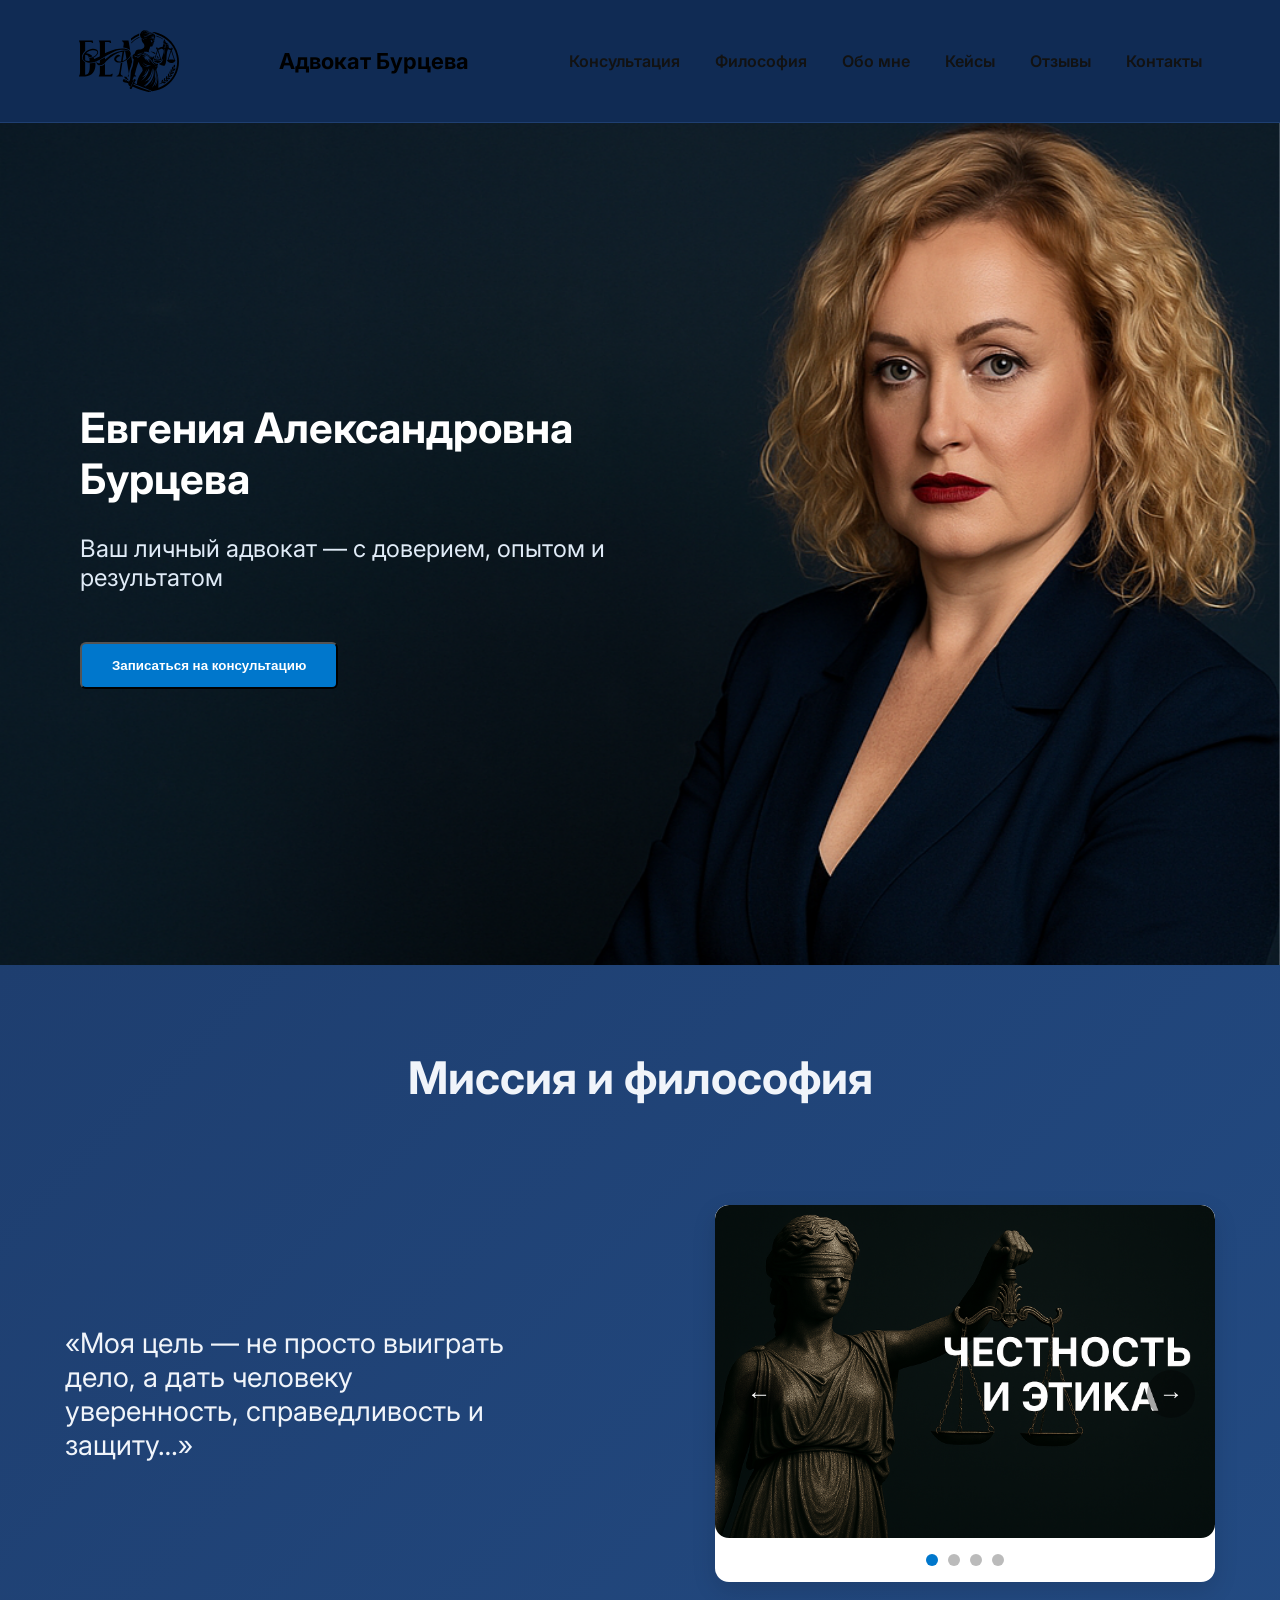
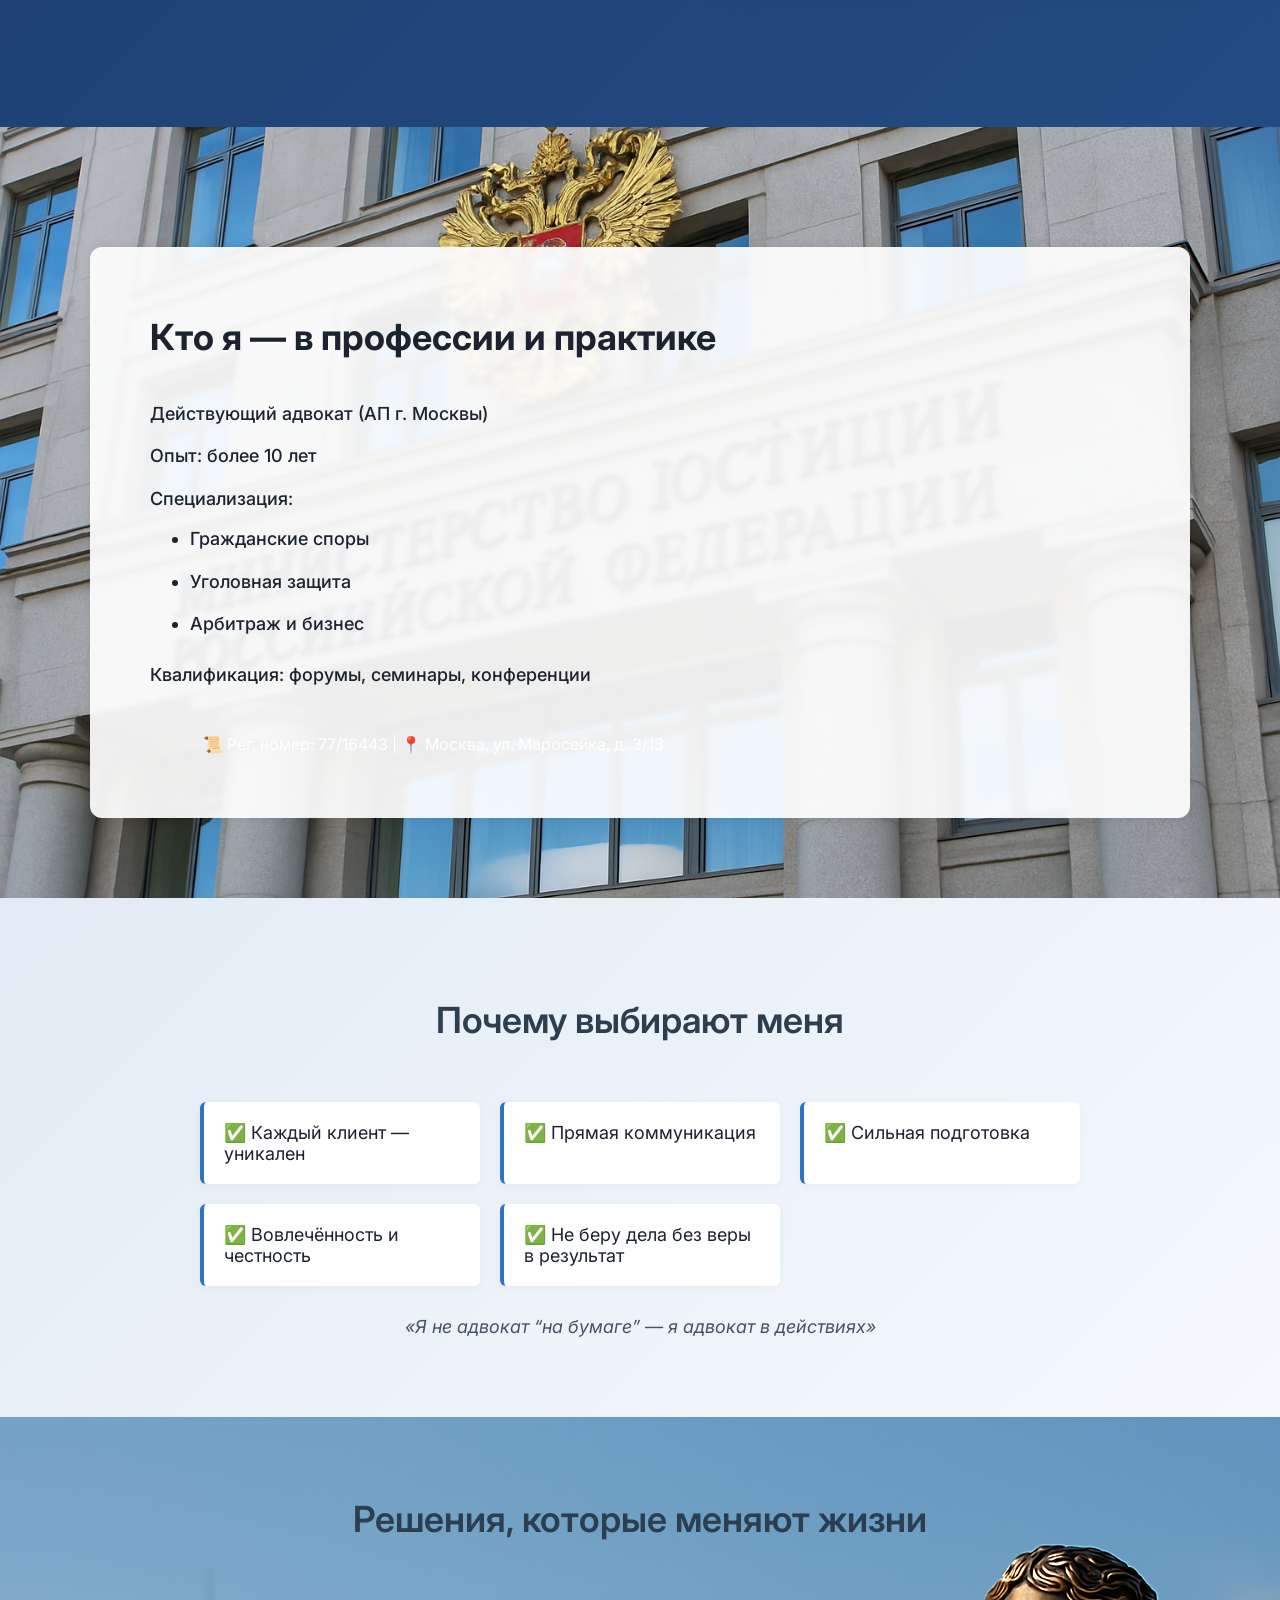
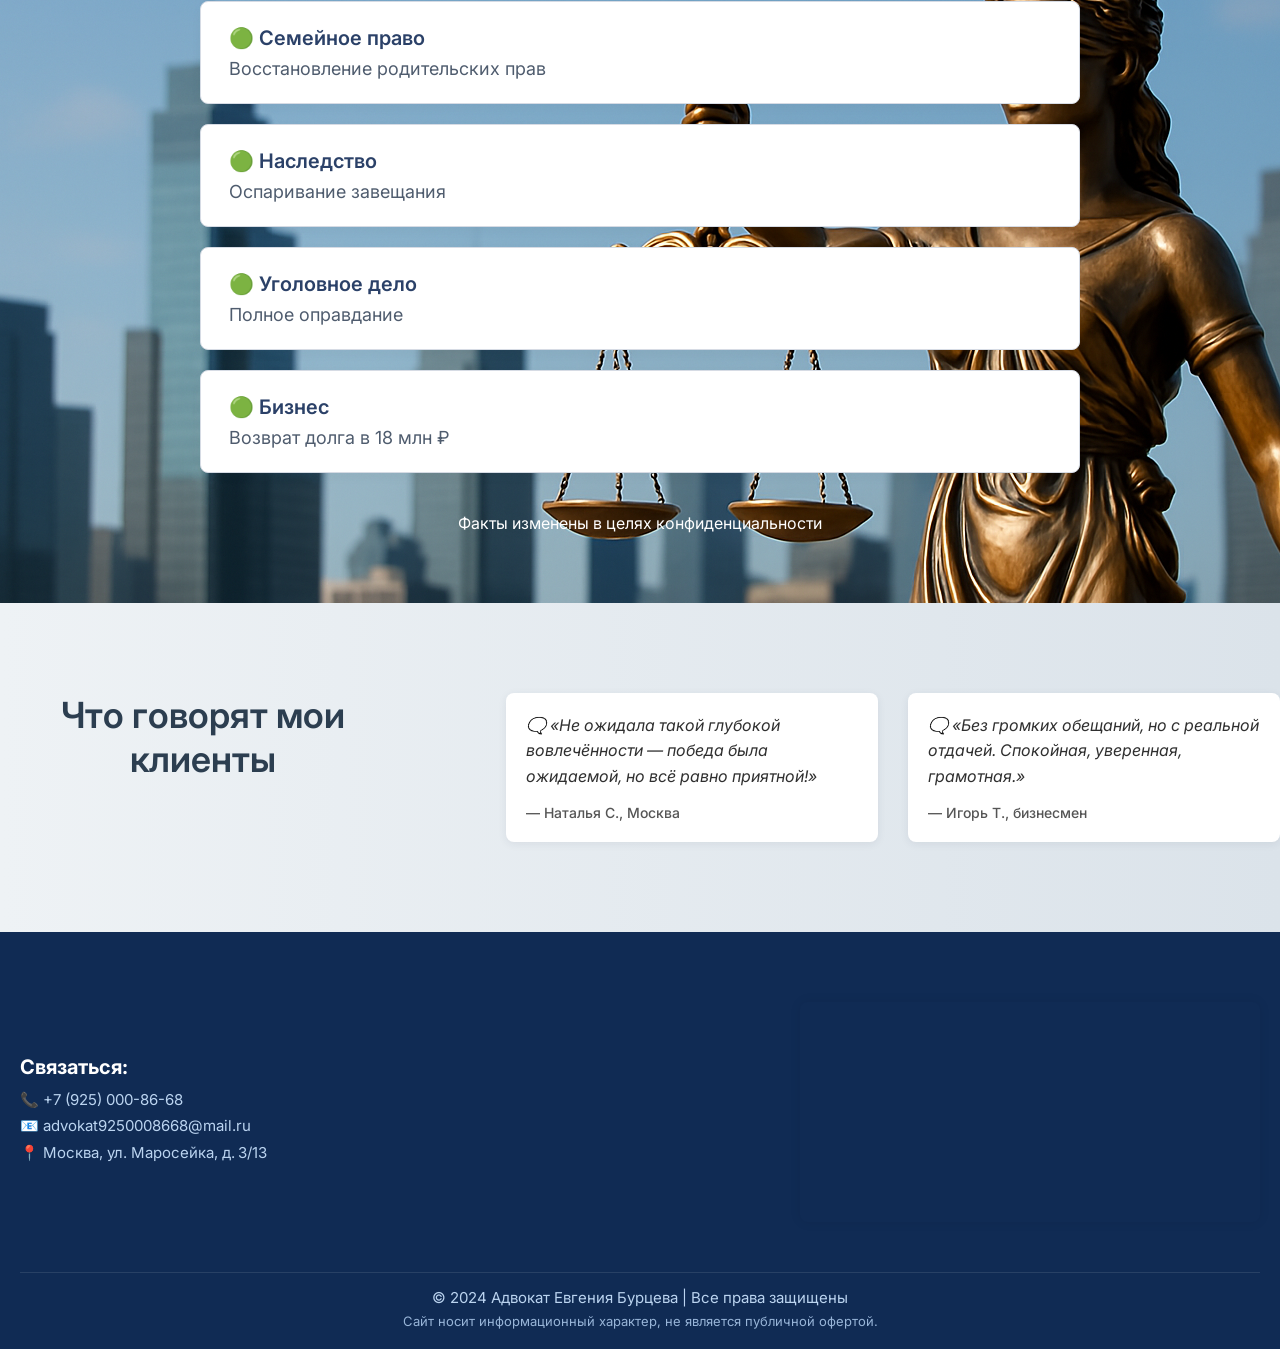
<file: index.html>
<!DOCTYPE html>
<html lang="ru">
<head>
  <meta charset="UTF-8" />
  <meta name="viewport" content="width=device-width, initial-scale=1.0" />
  <title>Адвокат Евгения Бурцева</title>
  <link rel="stylesheet" href="adv.css" />
  <link href="https://fonts.googleapis.com/css2?family=Inter:wght@400;600;700&display=swap" rel="stylesheet" />
</head>
<body>

  <header class="site-header">
    <div class="container">
      <img src="img/logo.svg" class="burts-logo">
      <h1 class="logo">Адвокат Бурцева</h1>
     <div class="nav-toggle" id="navToggle">
  <span class="bar"></span>
  <span class="bar"></span>
  <span class="bar"></span>
</div>

    <nav>
  <ul class="nav-menu" id="navMenu">
    <li><a href="#consul">Консультация</a></li>
    <li><a href="#mission">Философия</a></li>
    <li><a href="#career">Обо мне</a></li>
    <li><a href="#cases">Кейсы</a></li>
    <li><a href="#reviews">Отзывы</a></li>
    <li><a href="#contact">Контакты</a></li>
  </ul>
</nav>

    </div>
  </header>

  <!-- Hero -->
<section class="hero" id="consul">
  <img class="hero-img" src="img/advocat.png" alt="Фон" />
  <div class="container">
    <h2>Евгения Александровна Бурцева</h2>
    <p class="hero-subtitle">Ваш личный адвокат — с доверием, опытом и результатом</p>
    <button class="open-modal">Записаться на консультацию</button>


  </div>
</section>

  <!-- модольное окно -->

    <div class="modal-overlay">
      <div class="modal">
        <h2>Оставьте заявку</h2>
        <p>Заполните форму, и мы свяжемся с вами.</p>

        <div class="menu">
          <h2 class="heading"><span>Contact</span> Us</h2>
          <div class="row">

            <form action="https://api.web3forms.com/submit" method="POST">
              <input type="hidden" name="access_key" value="dea3b3f9-bb2f-4beb-871f-b73b897cc164">

              <span></span>
              <input type="text" name="name" class="box" required placeholder="Enter your name..." autocomplete="off">

              <span></span>
              <input type="email" name="email" class="box" required placeholder="Enter your email..." autocomplete="off">

              <span></span>
              <input type="tel" name="phone" class="box" required placeholder="Your phone number" pattern="^\+?[0-9\s\-]{10,15}$" autocomplete="off">

              <div class="gender">
                <input type="radio" name="gender" id="male" value="male" required>
                <label for="male">Male</label>
                <input type="radio" name="gender" id="female" value="female">
                <label for="female">Female</label>
              </div>

              <div class="modal-buttons">
  <input type="submit" value="Send data" class="btn" name="send">
  <button class="btn close-modal">Close</button>
</div>

            </form>
          </div>
        </div>
      </div>
    </div>

  <!-- Mission -->
  <section id="mission" class="section gradient-bg">
    <div class="conteiner-philosofy">
     <h1>Миссия и философия</h1>
        <div class="doth-conteiner">
 
      <p class=" advokat-philosofy">«Моя цель — не просто выиграть дело, а дать человеку уверенность, справедливость и защиту…»</p>
<div class="values-slider">
  <div class="slider-track">
    <img src="img/femida.png" class="slide" alt="Фемида" />
    <img src="img/adv-dialog.png" class="slide" alt="Диалог" />
    <img src="img/adv-personal.png" class="slide" alt="Персональный подход" />
    <img src="img/adv-vovl.png" class="slide" alt="Вовлечённость" />
  </div>

  <div class="slider-controls">
    <button class="prev">←</button>
    <button class="next">→</button>
  </div>

  <div class="slider-dots"></div>
</div>
</div>

    </div>
  </section>

  <!-- Career -->
<section id="career" class="section career-block">
  <div class="career-container">
    <div class="career-text">
      <h2>Кто я — в профессии и практике</h2>
      <ul>
        <li>Действующий адвокат (АП г. Москвы)</li>
        <li>Опыт: более 10 лет</li>
        <li>Специализация:
          <ul>
            <li>Гражданские споры</li>
            <li>Уголовная защита</li>
            <li>Арбитраж и бизнес</li>
          </ul>
        </li>
        <li>Квалификация: форумы, семинары, конференции</li>
      </ul>
      <p class="note">📜 Рег. номер: 77/16443 | 📍 Москва, ул. Маросейка, д. 3/13</p>
    </div>
  </div>
</section>


  <!-- Benefits -->
<section class="section block-reasons">
  <div class="container-reasons">
    <h2 class="section-title">Почему выбирают меня</h2>
    <div class="reasons-grid">
      <div class="reason-card">✅ Каждый клиент — уникален</div>
      <div class="reason-card">✅ Прямая коммуникация</div>
      <div class="reason-card">✅ Сильная подготовка</div>
      <div class="reason-card">✅ Вовлечённость и честность</div>
      <div class="reason-card">✅ Не беру дела без веры в результат</div>
    </div>
    <p class="quote-strong">«Я не адвокат “на бумаге” — я адвокат в действиях»</p>
  </div>
</section>


  <!-- Cases -->
<section id="cases" class="section block-case-cards">
  <div class="cases-wrapper">
    <h2 class="section-title">Решения, которые меняют жизни</h2>
    
    <div class="case-card">
      <h3>🟢 Семейное право</h3>
      <p>Восстановление родительских прав</p>
    </div>

    <div class="case-card">
      <h3>🟢 Наследство</h3>
      <p>Оспаривание завещания</p>
    </div>

    <div class="case-card">
      <h3>🟢 Уголовное дело</h3>
      <p>Полное оправдание</p>
    </div>

    <div class="case-card">
      <h3>🟢 Бизнес</h3>
      <p>Возврат долга в 18 млн ₽</p>
    </div>

    <p class="note">Факты изменены в целях конфиденциальности</p>
  </div>
</section>



  <!-- Reviews -->
 <section id="reviews" class="section gradient-bg">
  <div class="container">
    <h2 class="section-title">Что говорят мои клиенты</h2>
    <div class="reviews-grid">
      <div class="review-card">
        <p class="review-text">🗨️ «Не ожидала такой глубокой вовлечённости — победа была ожидаемой, но всё равно приятной!»</p>
        <span class="review-author">— Наталья С., Москва</span>
      </div>
      <div class="review-card">
        <p class="review-text">🗨️ «Без громких обещаний, но с реальной отдачей. Спокойная, уверенная, грамотная.»</p>
        <span class="review-author">— Игорь Т., бизнесмен</span>
      </div>
    </div>
  </div>
</section>


  <!-- Contact -->
<section class="site-footer" id="contact">
  <div class="container footer-wrapper">
    <div class="footer-contacts">
      <h3>Связаться:</h3>
      <p>📞 +7 (925) 000-86-68</p>
      <p>📧 advokat9250008668@mail.ru</p>
      <p>📍 Москва, ул. Маросейка, д. 3/13</p>
    </div>
    <div class="footer-map">
      <iframe 
        src="https://www.google.com/maps/embed?pb=!1m18!1m12!1m3!1d2245.0612629248885!2d37.628861276790516!3d55.75743797308598!2m3!1f0!2f0!3f0!3m2!1i1024!2i768!4f13.1!3m3!1m2!1s0x46b54a5ec544e08f%3A0x8f202a482a1e36b0!2z0YPQuy4g0JzQsNGA0L7RgdC10LnQutCwLCAzLzEzLCDQnNC-0YHQutCy0LAsINCg0L7RgdGB0LjRjywgMTAxMDAw!5e0!3m2!1sru!2sby!4v1753483740734!5m2!1sru!2sby"
        width="100%" 
        height="220" 
        frameborder="0">
      </iframe>
    </div>
  </div>
  <div class="footer-bottom">
    <p>&copy; 2024 Адвокат Евгения Бурцева | Все права защищены</p>
    <p class="footer-note">Сайт носит информационный характер, не является публичной офертой.</p>
  </div>
</section>


<script src="adv.js"></script>
</body>
</html>
</file>
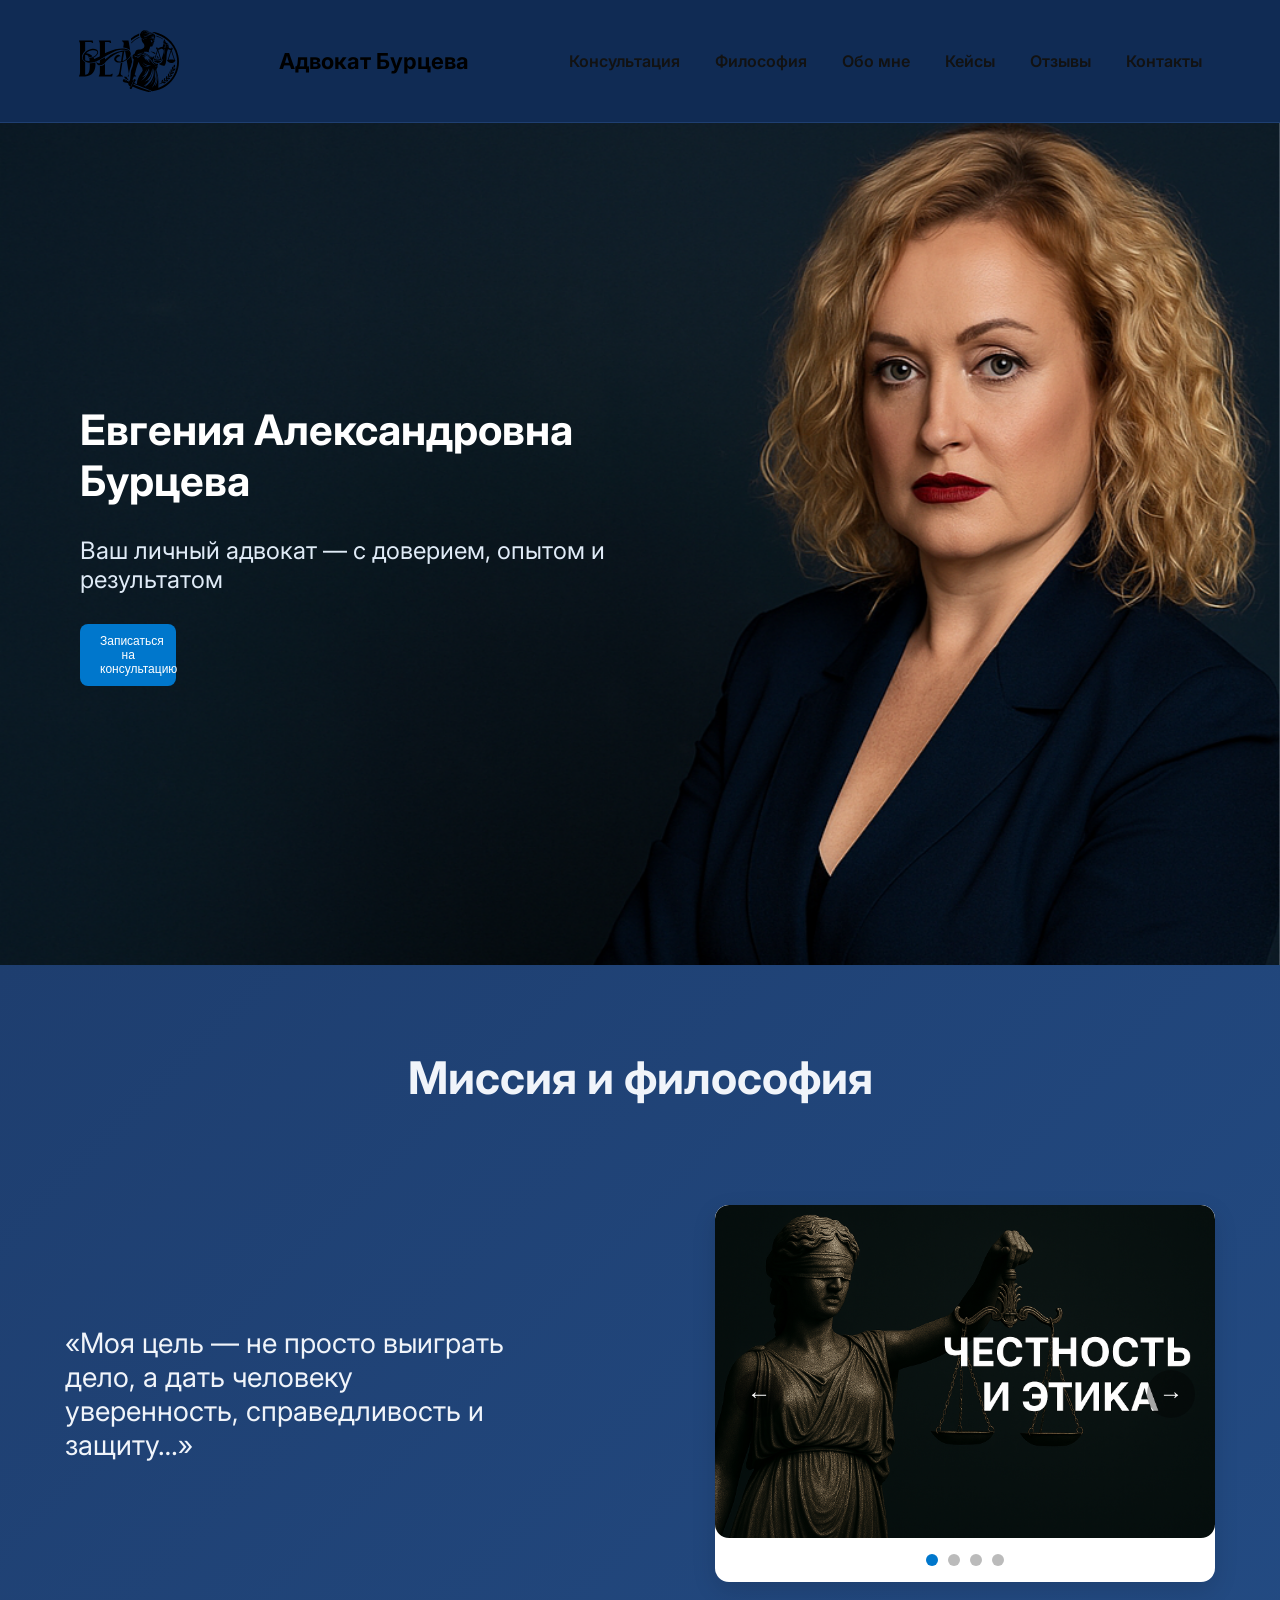
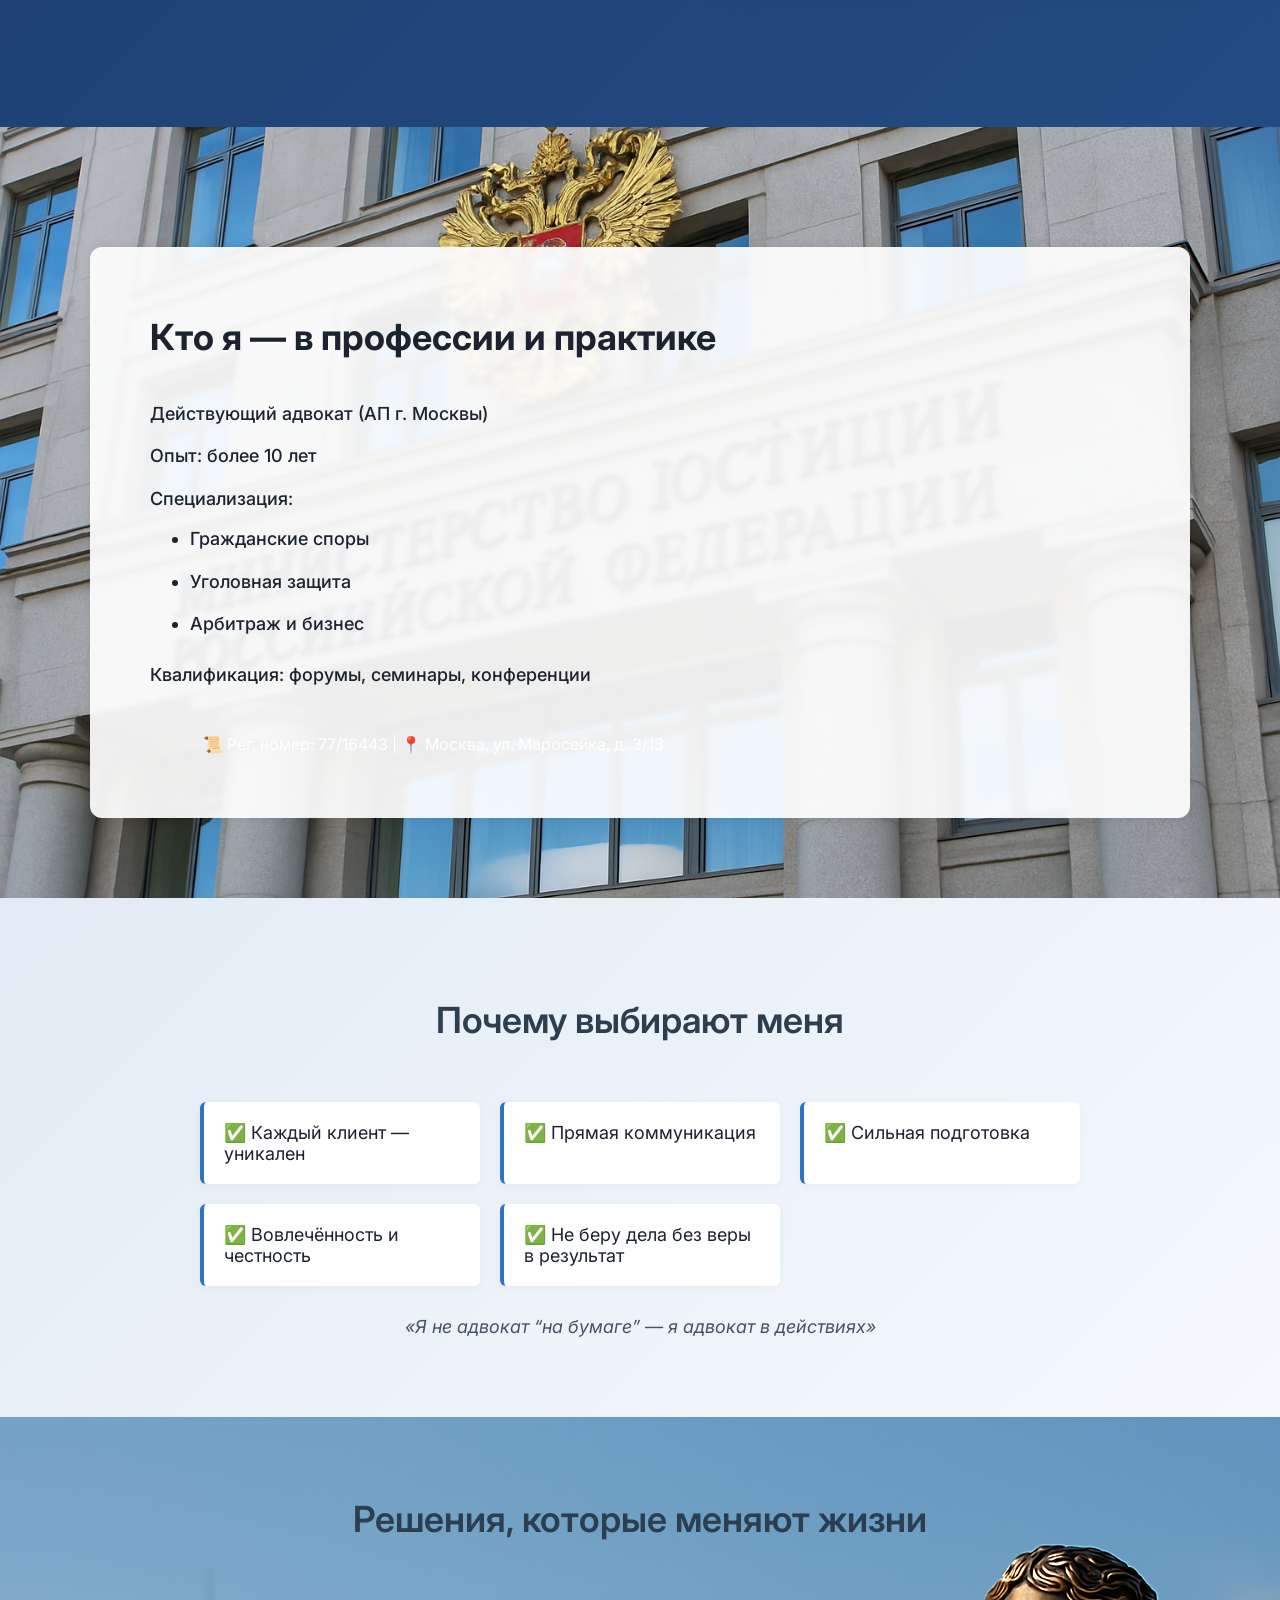
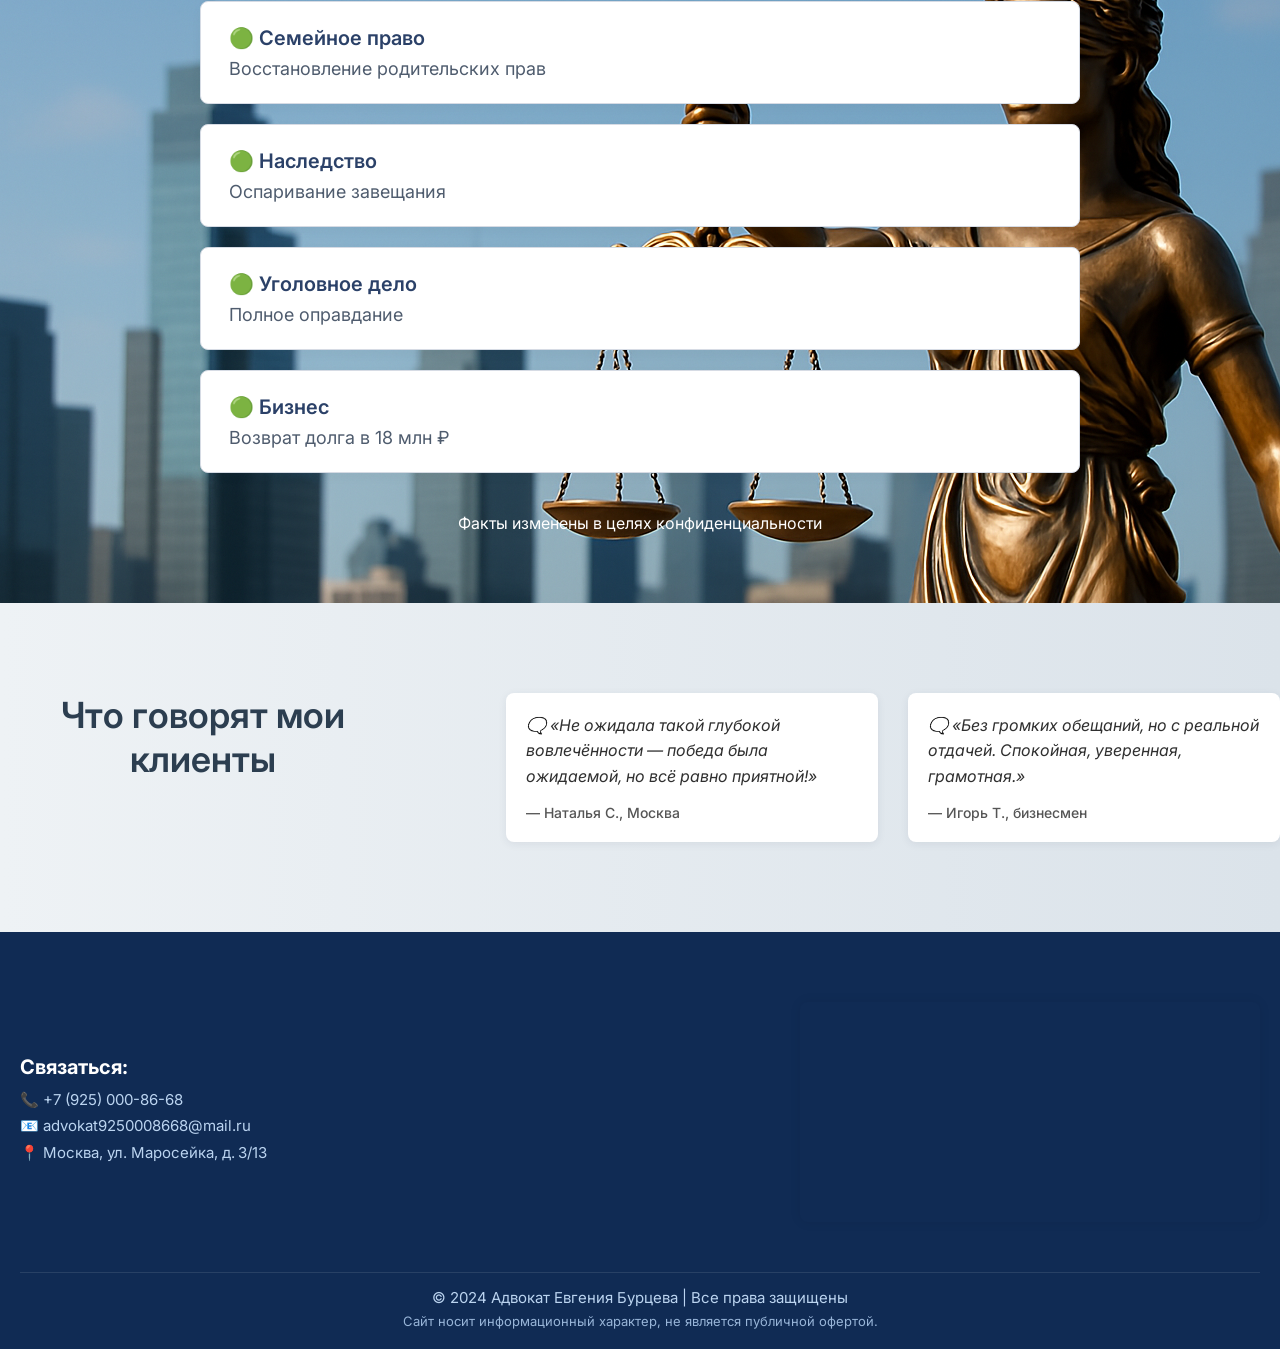
<file: adv.html>
<!DOCTYPE html>
<html lang="ru">
<head>
  <meta charset="UTF-8" />
  <meta name="viewport" content="width=device-width, initial-scale=1.0" />
  <title>Адвокат Евгения Бурцева</title>
  <link rel="stylesheet" href="adv.css" />
  <link href="https://fonts.googleapis.com/css2?family=Inter:wght@400;600;700&display=swap" rel="stylesheet" />
</head>
<body>

  <header class="site-header">
    <div class="container">
      <img src="img/logo.svg" class="burts-logo">
      <h1 class="logo">Адвокат Бурцева</h1>
     <div class="nav-toggle" id="navToggle">
  <span class="bar"></span>
  <span class="bar"></span>
  <span class="bar"></span>
</div>

    <nav>
  <ul class="nav-menu" id="navMenu">
    <li><a href="#consul">Консультация</a></li>
    <li><a href="#mission">Философия</a></li>
    <li><a href="#career">Обо мне</a></li>
    <li><a href="#cases">Кейсы</a></li>
    <li><a href="#reviews">Отзывы</a></li>
    <li><a href="#contact">Контакты</a></li>
  </ul>
</nav>

    </div>
  </header>

  <!-- Hero -->
<section class="hero" id="consul">
<img class="hero-img" src="img/advocat.png" alt="Фон" />
  <div class="container">
    <h2>Евгения Александровна Бурцева</h2>
    <p class="hero-subtitle">Ваш личный адвокат — с доверием, опытом и результатом</p>
    <button class="btn">Записаться на консультацию</button>
  </div>
</section>


  <!-- Mission -->
  <section id="mission" class="section gradient-bg">
    <div class="conteiner-philosofy">
     <h1>Миссия и философия</h1>
        <div class="doth-conteiner">
 
      <p class=" advokat-philosofy">«Моя цель — не просто выиграть дело, а дать человеку уверенность, справедливость и защиту…»</p>
<div class="values-slider">
  <div class="slider-track">
    <img src="img/femida.png" class="slide" alt="Фемида" />
    <img src="img/adv-dialog.png" class="slide" alt="Диалог" />
    <img src="img/adv-personal.png" class="slide" alt="Персональный подход" />
    <img src="img/adv-vovl.png" class="slide" alt="Вовлечённость" />
  </div>

  <div class="slider-controls">
    <button class="prev">←</button>
    <button class="next">→</button>
  </div>

  <div class="slider-dots"></div>
</div>
</div>

    </div>
  </section>

  <!-- Career -->
<section id="career" class="section career-block">
  <div class="career-container">
    <div class="career-text">
      <h2>Кто я — в профессии и практике</h2>
      <ul>
        <li>Действующий адвокат (АП г. Москвы)</li>
        <li>Опыт: более 10 лет</li>
        <li>Специализация:
          <ul>
            <li>Гражданские споры</li>
            <li>Уголовная защита</li>
            <li>Арбитраж и бизнес</li>
          </ul>
        </li>
        <li>Квалификация: форумы, семинары, конференции</li>
      </ul>
      <p class="note">📜 Рег. номер: 77/16443 | 📍 Москва, ул. Маросейка, д. 3/13</p>
    </div>
  </div>
</section>


  <!-- Benefits -->
<section class="section block-reasons">
  <div class="container-reasons">
    <h2 class="section-title">Почему выбирают меня</h2>
    <div class="reasons-grid">
      <div class="reason-card">✅ Каждый клиент — уникален</div>
      <div class="reason-card">✅ Прямая коммуникация</div>
      <div class="reason-card">✅ Сильная подготовка</div>
      <div class="reason-card">✅ Вовлечённость и честность</div>
      <div class="reason-card">✅ Не беру дела без веры в результат</div>
    </div>
    <p class="quote-strong">«Я не адвокат “на бумаге” — я адвокат в действиях»</p>
  </div>
</section>


  <!-- Cases -->
<section id="cases" class="section block-case-cards">
  <div class="cases-wrapper">
    <h2 class="section-title">Решения, которые меняют жизни</h2>
    
    <div class="case-card">
      <h3>🟢 Семейное право</h3>
      <p>Восстановление родительских прав</p>
    </div>

    <div class="case-card">
      <h3>🟢 Наследство</h3>
      <p>Оспаривание завещания</p>
    </div>

    <div class="case-card">
      <h3>🟢 Уголовное дело</h3>
      <p>Полное оправдание</p>
    </div>

    <div class="case-card">
      <h3>🟢 Бизнес</h3>
      <p>Возврат долга в 18 млн ₽</p>
    </div>

    <p class="note">Факты изменены в целях конфиденциальности</p>
  </div>
</section>



  <!-- Reviews -->
 <section id="reviews" class="section gradient-bg">
  <div class="container">
    <h2 class="section-title">Что говорят мои клиенты</h2>
    <div class="reviews-grid">
      <div class="review-card">
        <p class="review-text">🗨️ «Не ожидала такой глубокой вовлечённости — победа была ожидаемой, но всё равно приятной!»</p>
        <span class="review-author">— Наталья С., Москва</span>
      </div>
      <div class="review-card">
        <p class="review-text">🗨️ «Без громких обещаний, но с реальной отдачей. Спокойная, уверенная, грамотная.»</p>
        <span class="review-author">— Игорь Т., бизнесмен</span>
      </div>
    </div>
  </div>
</section>


  <!-- Contact -->
<section class="site-footer" id="contact">
  <div class="container footer-wrapper">
    <div class="footer-contacts">
      <h3>Связаться:</h3>
      <p>📞 +7 (925) 000-86-68</p>
      <p>📧 advokat9250008668@mail.ru</p>
      <p>📍 Москва, ул. Маросейка, д. 3/13</p>
    </div>
    <div class="footer-map">
      <iframe 
        src="https://www.google.com/maps/embed?pb=!1m18!1m12!1m3!1d2245.0612629248885!2d37.628861276790516!3d55.75743797308598!2m3!1f0!2f0!3f0!3m2!1i1024!2i768!4f13.1!3m3!1m2!1s0x46b54a5ec544e08f%3A0x8f202a482a1e36b0!2z0YPQuy4g0JzQsNGA0L7RgdC10LnQutCwLCAzLzEzLCDQnNC-0YHQutCy0LAsINCg0L7RgdGB0LjRjywgMTAxMDAw!5e0!3m2!1sru!2sby!4v1753483740734!5m2!1sru!2sby"
        width="100%" 
        height="220" 
        frameborder="0">
      </iframe>
    </div>
  </div>
  <div class="footer-bottom">
    <p>&copy; 2024 Адвокат Евгения Бурцева | Все права защищены</p>
    <p class="footer-note">Сайт носит информационный характер, не является публичной офертой.</p>
  </div>
</section>


<script src="adv.js"></script>
</body>
</html>
</file>
<file: adv.css>
/* Обнуление */
* {
  box-sizing: border-box;
  margin: 0;
  padding: 0;
}
html {
  scroll-behavior: smooth;
}

/* Основной стиль */
body {
  font-family: 'Inter', sans-serif;
  background-color: #e3eaf6;
  color: #1c2230;
  scroll-behavior: smooth;
  padding-top: 65px;
}
.container {
  display: flex;
  align-items: center;
  justify-content: center;
  gap: 100px;
  max-width: 1300px;
  margin: 0 auto;
  padding: 30px 0px 30px 0px;
}

/* Фиксированный header */
.site-header {
  position: fixed;
  top: 0;
  left: 0;
  width: 100%;
  z-index: 99;
  background-color: #102b54;
  border-bottom: 1px solid #1f3f71;
  padding: 0px 30px;

  
}

.burts-logo {
  width:100px;
}
h1.logo {
  font-size: 22px;
  color: #000000;
  font-weight: 700;
}
nav ul {
  display: flex;
  list-style: none;
  gap: 35px;
}
nav a {
  text-decoration: none;
  color: #121212;
  font-weight: 600;
}

/* Hero — с отдельным div для фиксированного фона */
.hero {
  position: relative;
  display: flex;
  align-items: center;
  justify-content: flex-start;
  height: 100vh;
  padding: 120px 30px 60px;
  color: #ffffff;
  overflow: hidden;
}

/* Фоновое изображение — фиксированное */
.hero-img {
  position: fixed;
  top: 80px;
  left: 0;
  width: 100vw;
  height: 100vh;
  object-fit: cover;
  z-index: -2;
  pointer-events: none;
}


/* Контент поверх фона */
.hero .container {
  position: relative;
  z-index: 1;
  display: flex;
  flex-direction: column;
  align-items: flex-start;
  gap: 30px;
  max-width: 600px;
  margin-left: 0;
  margin-right: auto;
  padding-left: 50px;
}
.hero h2 {
  font-size: 42px;
}
.hero-subtitle {
  font-size: 24px;
  color: #e0ebf7;
}
.portrait {
  width: 280px;
  border-radius: 12px;
  box-shadow: 0 0 12px rgba(0,0,0,0.15);
  margin: 30px auto;
}

/* Кнопка */
.open-modal {
  display: inline-block;
  padding: 14px 30px;
  background-color: #0077cc;
  color: #ffffff;
  border-radius: 6px;
  text-decoration: none;
  font-weight: 600;
  margin-top: 20px;
  transition: background 0.3s ease;
}
.btn .open-modal:hover {
  background-color: #005fa3;
}

/* Секции */
.section {
  padding: 85px 0;
}
.gradient-bg {
  background: linear-gradient(135deg, #1e3e6f, #234b83);
  color: #f0f4fa;

}
.highlight-bg {
  background-color: #305d98;
  color: #f8fbff;
}
.section h2 {
  font-size: 36px;
  margin-bottom: 30px;
}
.quote, .quote-alt {
  font-style: italic;
  font-size: 20px;
  color: #e6ecf4;
  margin: 30px 0;
}

/* Списки */
.values li,
.benefits li,
.cases-list li {
  font-size: 20p
  
  x;
  margin-bottom: 12px;
}
ul, ol {
  list-style: none;
}
ul ul {
  margin-top: 10px;
  padding-left: 20px;
}
.note, .contact-info {
  font-size: 16px;
  margin-top: 20px;
  color: #c7d8ea;
}
.review {
  margin-bottom: 40px;
}
.review p {
  font-size: 20px;
}
.review span {
  font-size: 16px;
  color: #cdddf1;
}

/* Финальный блок */
.final-section h2 {
  font-size: 36px;
}
.final-section .quote {
  font-size: 20px;
  margin-top: 20px;
}



        /*2 секция про филосифию*/
.conteiner-philosofy{
    display:flex;
    flex-direction: column;
    align-items: center;
    gap:40px;
}
.conteiner-philosofy h1 {
    font-size: 45px;;
}
.img-in-philosofy{
    border-top-left-radius: 11px;
    border-top-right-radius: 11px;
}
.img-in-philosofy-bottom {
    border-bottom-left-radius: 11px;
    border-bottom-right-radius: 11px;
}

.doth-conteiner {
    display:flex;
    flex-wrap: wrap;
    align-items:center;
    justify-content: center;
    gap:200px;
}

.advokat-philosofy {
    max-width: 50vh;
    font-size: 28px;
}

/*слайдер */
.values-slider {
  position: relative; /* Это обязательно! */
  width: 100%;
  max-width: 500px;
  margin: 60px auto;
  overflow: hidden;
  border-radius: 14px;
  box-shadow: 0 8px 24px rgba(0, 0, 0, 0.12);
  background: #fff;
}
.slider-track {
  display: flex;
  width: 100%;
  transition: transform 0.6s ease;
}

.slide {
  width: 100%;
  flex-shrink: 0;
  object-fit: cover;
  height: auto;
  border-radius: 14px;
  transition: transform 0.4s ease;
}
.slide:hover {
  transform: scale(1.02);
}

.slider-controls {
  position: absolute;
  top: 50%;
  left: 0;
  right: 0;
  display: flex;
  justify-content: space-between;
  padding: 0 20px;
  transform: translateY(-50%);
  pointer-events: none;
  z-index: 10; /* Чтобы стрелки были поверх */
}

.section {
  position: relative;
  z-index: 1;
  overflow: hidden;
}

.slider-controls button {
  pointer-events: all;
  width: 48px;
  height: 48px;
  font-size: 24px;
  background: rgba(0, 0, 0, 0.35);
  color: #fff;
  border: none;
  border-radius: 50%;
  cursor: pointer;
  transition: background 0.3s ease;
}
.slider-controls button:hover {
  background: rgba(0, 0, 0, 0.6);
}
.slider-dots {
  display: flex;
  justify-content: center;
  gap: 10px;
  margin: 16px 0;
}

.slider-dots .dot {
  width: 12px;
  height: 12px;
  border-radius: 50%;
  background: #bbb;
  cursor: pointer;
  transition: background 0.3s ease;
}
.slider-dots .dot.active {
  background: #0077cc;
}


         /* 3 секция*/
         
.career-block {
  background-image:url("img/minust.png");
  background-size: cover;
  background-position: center left;
  background-repeat: no-repeat;
  background-attachment: scroll;
  padding: 120px 30px 80px;
  color: #1c2230;
}

.career-container {
  display: flex;
  align-items: center;
  justify-content: flex-start;
  max-width: 1100px;
  margin: 0 auto;
  background-color: rgba(255, 255, 255, 0.92);
  backdrop-filter: blur(2px);
  padding: 60px;
  border-radius: 12px;
  box-shadow: 0 0 12px rgba(0,0,0,0.08);
}

.career-text {
  max-width: 600px;
  font-size: 18px;
  line-height: 1.7;
}

.career-text h2 {
  font-size: 36px;
  margin-bottom: 30px;
  color: #1c2230;
}

.career-text ul {
  list-style: none;
  padding-left: 0;
  margin-bottom: 20px;
}

.career-text ul > li {
  margin-bottom: 12px;
  font-weight: 500;
}

.career-text ul ul {
  margin-top: 10px;
  padding-left: 40px;
  list-style-type: disc;
}


.note {
  font-size: 16px;
  margin-top: 20px;
  color: #555e6c;
}
       /*4 секция*/
.block-reasons {
  background: linear-gradient(135deg, #e2ebf5, #f5f9fd);
  padding: 100px 20px 80px;
  color: #1c2230;
}

.container-reasons {
  max-width: 880px;
  margin: 0 auto;
  text-align: center;
}

.section-title {
  font-size: 36px;
  font-weight: 600;
  margin-bottom: 40px;
  color: #1c2230;
}

.reasons-grid {
  display: grid;
  grid-template-columns: repeat(auto-fit, minmax(280px, 1fr));
  gap: 20px;
  margin-bottom: 30px;
}

.reason-card {
  background-color: #ffffff;
  padding: 20px;
  font-size: 18px;
  border-left: 4px solid #2d74c4;
  border-radius: 6px;
  text-align: left;
  box-shadow: 0 2px 10px rgba(0,0,0,0.04);
}

.quote-strong {
  font-style: italic;
  font-size: 18px;
  color: #475166;
}

/* 5 секция*/
.block-case-cards {
  background-image: url("img/stat-femida.png");
  padding: 80px 20px 70px;
  color: #1c2230;
}

.cases-wrapper {
  max-width: 880px;
  margin: 0 auto;
}

.section-title {
  font-size: 36px;
  font-weight: 600;
  text-align: center;
  padding-bottom: 30px;
}

.case-card {
  background-color: #ffffff;
  border: 1px solid #d6dbe4;
  border-radius: 8px;
  padding: 24px 28px;
  margin-bottom: 20px;
  box-shadow: 0 4px 12px rgba(0,0,0,0.03);
  transition: transform 0.2s ease, box-shadow 0.2s ease;
}

.case-card:hover {
  transform: translateY(-3px);
  box-shadow: 0 6px 20px rgba(0,0,0,0.06);
}

.case-card h3 {
  font-size: 20px;
  font-weight: 600;
  margin-bottom: 8px;
  color: #2b4168;
}

.case-card p {
  font-size: 18px;
  color: #4f5c6e;
  margin: 0;
}

.note {
  text-align: center;
  margin-top: 40px;
  font-size: 16px;
  color: #ffffff;
}


        /*6 секция */
#reviews {
  padding: 60px 0;
  background: linear-gradient(to right, #eef2f5, #dbe3ea);
  color: #1a1a1a;
}

.section-title {
  font-size: 28px;
  font-weight: 600;
  text-align: center;
  margin-bottom: 40px;
  color: #2c3e50;
}

.reviews-grid {
  display: grid;
  grid-template-columns: repeat(auto-fit, minmax(280px, 1fr));
  gap: 30px;
}

.review-card {
  background-color: #ffffff;
  border-radius: 8px;
  padding: 20px;
  box-shadow: 0 2px 8px rgba(34, 51, 76, 0.08);
  transition: transform 0.3s ease;
}

.review-card:hover {
  transform: translateY(-4px);
}

.review-text {
  font-style: italic;
  font-size: 16px;
  line-height: 1.6;
  margin-bottom: 12px;
  color: #2f2f2f;
}

.review-author {
  font-weight: 500;
  font-size: 14px;
  color: #555;
}

         /*footer */
.site-footer {
  background-color: #102b54;
  color: #bbd4f0;
  padding: 40px 20px 20px;
  font-size: 15px;
}

.footer-wrapper {
  display: flex;
  justify-content: space-between;
  gap: 40px;
  flex-wrap: wrap;
  margin-bottom: 20px;
}

.footer-contacts {
  flex: 1;
  min-width: 280px;
}

.footer-contacts h3 {
  font-size: 20px;
  margin-bottom: 10px;
  color: #ffffff;
}

.footer-contacts p {
  margin: 4px 0;
  line-height: 1.5;
}

.footer-map {
  flex: 1;
  min-width: 280px;
  max-width: 460px;
  height: 220px;
  border-radius: 8px;
  overflow: hidden;
  box-shadow: 0 0 12px rgba(0,0,0,0.08);
}

.footer-bottom {
  text-align: center;
  border-top: 1px solid rgba(255,255,255,0.1);
  padding-top: 15px;
}

.footer-note {
  font-size: 13px;
  color: #98b5d8;
  margin-top: 6px;
}

/*модальное окно для отпрвки данных*/

form {
  display: flex;
  flex-direction: column;
  gap: 5px;
}


.modal-overlay {
  position: fixed;
  top: 0; left: 0;
  width: 100vw; height: 100vh;
  background: rgba(0, 0, 0, 0.45);
  backdrop-filter: blur(4px);
  display: none;
  align-items: center;
  justify-content: center;
  z-index: 9999;
}

.modal-overlay.active {
  display: flex;
}

.modal {
  background-color: #fdfdfd;
  padding: 28px 32px;
  border-radius: 16px;
  max-width: 272px;
  width: 92%;
  box-shadow: 0 12px 28px rgba(0, 0, 0, 0.15);
  border: 1px solid #e2e8f0;
  color: #1c2230;
  animation: fadeIn 0.4s ease;
  display: flex;
  flex-direction: column;
  gap: 0px;
}

@keyframes fadeIn {
  from { opacity: 0; transform: translateY(20px); }
  to   { opacity: 1; transform: translateY(0); }
}

.modal h2 {
  font-size: 22px;
  font-weight: 600;
  margin-bottom: 8px;
}

.modal p {
  font-size: 15px;
  color: #4c5b6b;
  margin-bottom: 16px;
  max-width: 200px;
}

.menu {
  margin-top: 15px;
}

.menu .heading {
  font-size: 20px;
  margin-bottom: 10px;
  font-weight: 600;
}

.menu .heading span {
  color: #0077cc;
}

.row {
  display: flex;
  flex-direction: column;
  gap: 16px;
}

form span {
  font-size: 14px;
  color: #3b4a5a;
}

form .box {
  padding: 10px 14px;
  border: 1px solid #cbd5e1;
  border-radius: 8px;
  font-size: 14px;
  outline: none;
  transition: border-color 0.2s ease;
}

form .box:focus {
  border-color: #0077cc;
}

.gender {
  display: flex;
  gap: 10px;
  align-items: center;
  font-size: 14px;
}

.gender input[type="radio"] {
  accent-color: #0077cc;
}

.modal-buttons {
  display: flex;
  gap: 15px;
  justify-content: flex-start;
  margin-top: 12px;
}

.btn {
  width:96.35px;
  padding: 10px 20px;
  background: #0077cc;
  color: #fff;
  font-size: 12px;
  border: none;
  border-radius: 8px;
  cursor: pointer;
  transition: background 0.2s ease;
}

.btn:hover {
  background: #005fa3;
}


/* Адаптив */
@media (max-width: 768px) {
  body {
    padding-top: 50px;
  }

  .career-container,
  .cases-wrapper,
  .reviews-grid,
  .contact-wrapper,
  .footer-wrapper {
    flex-direction: column;
    padding: 20px;
    gap: 30px;
  }

  h1.logo {
    font-size: 18px;
  }

  nav ul {
    flex-direction: column;
    gap: 10px;
    padding-top: 10px;
  }

  .hero {
    height: auto;
    padding: 80px 20px 40px;
    flex-direction: column;
    align-items: flex-start;
  }

  .hero h2 {
    font-size: 28px;
  }

  .hero-subtitle {
    font-size: 18px;
  }

  .btn {
    font-size: 16px;
    padding: 12px 24px;
  }

  .portrait {
    width: 180px;
    margin: 20px auto;
  }

  .section h2,
  .section-title {
    font-size: 26px;
    text-align: center;
  }

  .advokat-philosofy {
    font-size: 22px;
    max-width: 100%;
    padding: 0 20px;
    text-align: center;
  }

  .values-slider {
    max-width: 100%;
  }

  .slide {
    height: 220px;
  }

  .career-container {
    padding: 30px;
  }

  .career-text h2 {
    font-size: 28px;
    text-align: center;
  }

  .career-text ul {
    padding-left: 20px;
  }

  .reasons-grid {
    grid-template-columns: 1fr;
  }

  .reason-card {
    font-size: 16px;
  }

  .case-card {
    padding: 20px;
    font-size: 16px;
  }

  .case-card h3 {
    font-size: 18px;
  }

  .review-card {
    padding: 18px;
  }

  .review-text {
    font-size: 15px;
  }

  .review-author {
    font-size: 13px;
  }

  .footer-map {
    max-width: 100%;
    height: 200px;
  }

  .footer-contacts h3 {
    font-size: 18px;
  }

  .footer-contacts p {
    font-size: 14px;
  }

  .footer-note {
    font-size: 12px;
  }
}
/*три полоски бургер меню*/
.nav-toggle {
  display: none;
  flex-direction: column;
  justify-content: center;
  gap: 6px;
  width: 32px;
  height: 32px;
  cursor: pointer;
  min-width: 32px;
  z-index: 1001;

}

.nav-toggle .bar {
  height: 3px;
  width: 100%;
  background-color:black;
  border-radius: 3px;
  transition: 0.3s ease;  
}


@media (max-width: 768px) {
  .nav-toggle {
    display: flex;
    
  }
  .burts-logo{
  width:70px;
}

.site-header{
  padding-left: 120px;
}

  .nav-menu {
    position: absolute;
    top: 65px;
    right: 30px;
    background-color: #102b54;
    border: 1px solid #1f3f71;
    border-radius: 8px;
    padding: 20px;
    display: none;
    flex-direction: column;
    gap: 12px;
    z-index: 1001;
  }

  .nav-menu.show {
    display: flex;
  }

  .nav-menu a {
    color: #ffffff;
    text-decoration: none;
    font-size: 18px;
  }


  .contaiiner {
    display:flex;
    justify-content: center;
  }
}

/*адаптив для модального окна*/
@media (max-width: 768px) {
  .menu .row {
    flex-direction: column;
    align-items: center;
  }

  .menu .img img {
    max-width: 100%;
    margin-bottom: 30px;
  }

  .menu form {
    width: 100%;
    max-width: 100%;
  }
}

@media (max-width: 768px) {

  .conteiner-philosofy {
    padding: 20px;
    gap: 30px;
    text-align: center;
  }

  .conteiner-philosofy h1 {
    font-size: 28px;
    line-height: 1.2;
  }

  .doth-conteiner {
    flex-direction: column;
    gap: 30px;
  }

  .advokat-philosofy {
    font-size: 20px;
    max-width: 100%;
    padding: 0 20px;
  }

.values-slider {
    max-width: 100%;
  }

  .slider-track {
    flex-direction: row;
  }

  .slide {
    height: auto;
    max-height: 60vh;
  }

   .slider-controls button {
    width: 36px;
    height: 36px;
    font-size: 20px;
  }

  


  .slider-dots {
    gap: 8px;
    margin: 12px 0;
  }

}
</file>
